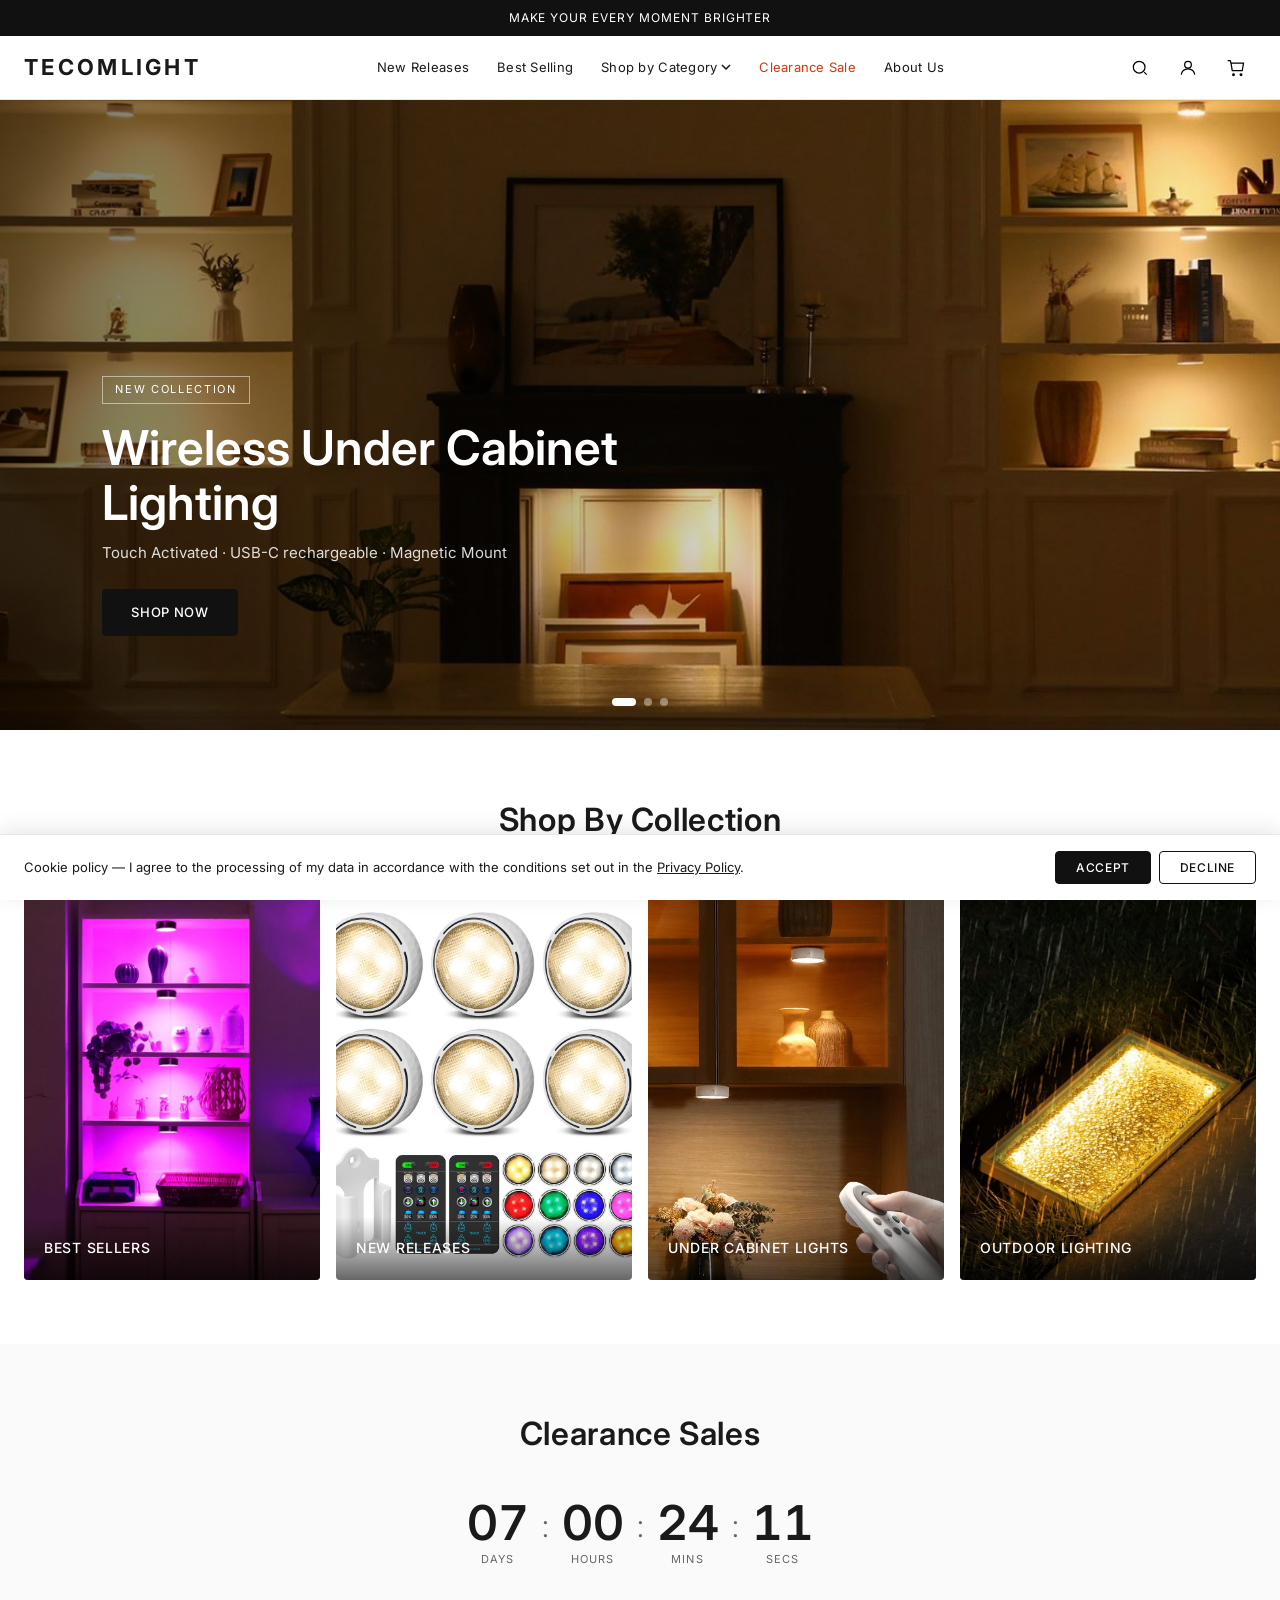
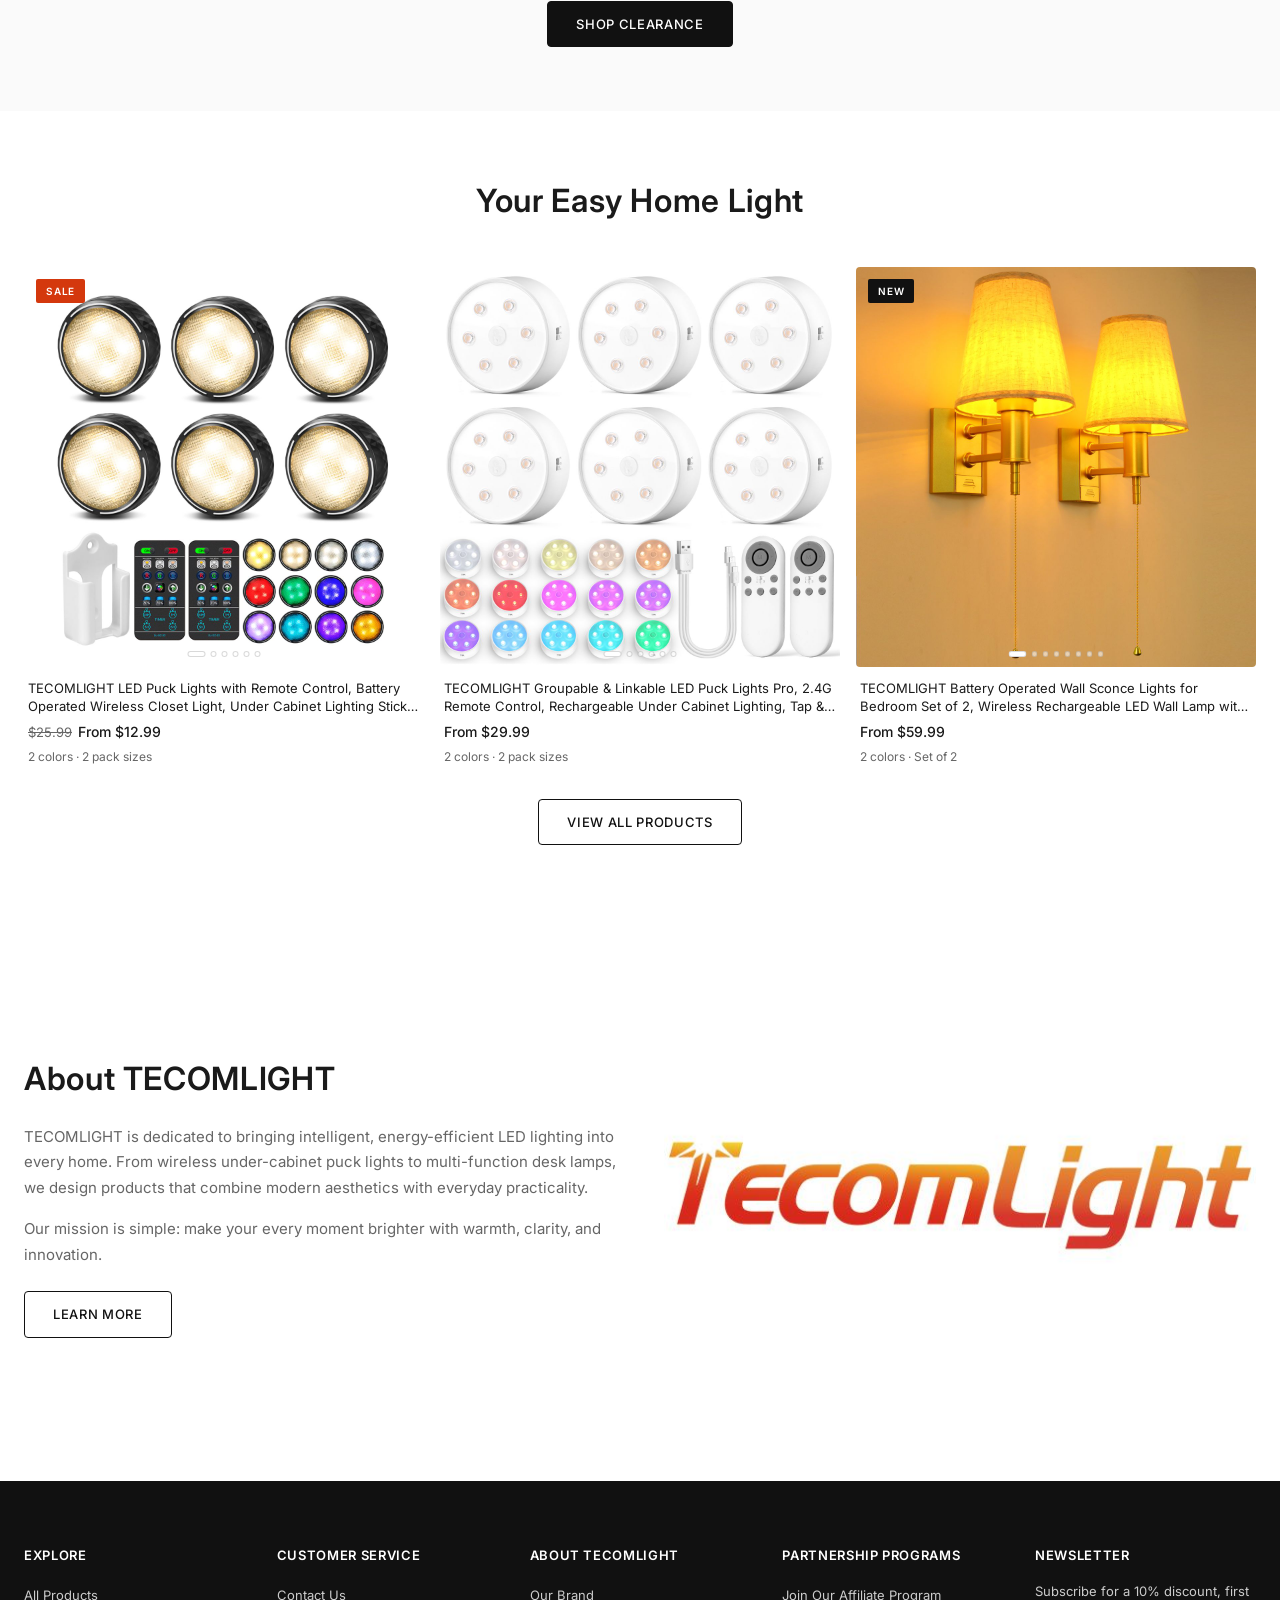
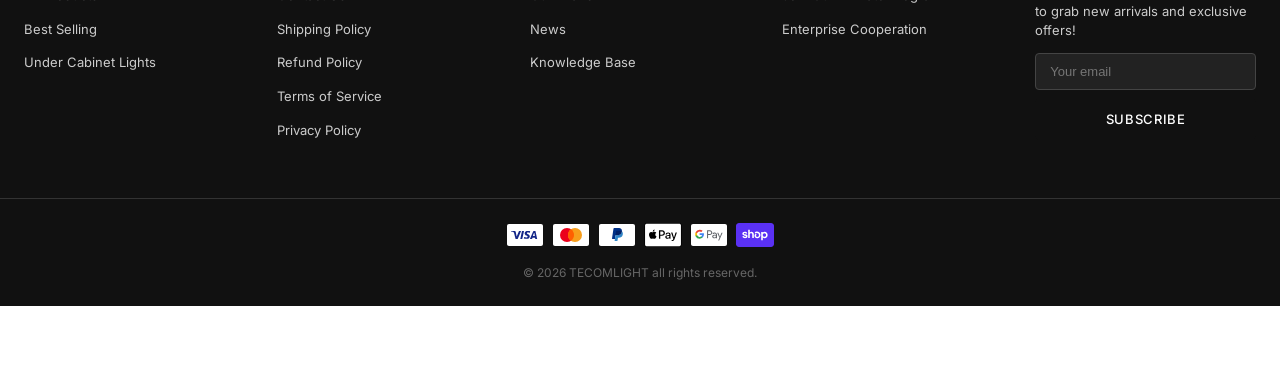
<file: index.html>
﻿<!DOCTYPE html>
<html lang="en">
<head>
  <meta charset="UTF-8">
  <meta name="viewport" content="width=device-width, initial-scale=1.0">
  <link rel="icon" href="images/favicon.png" type="image/png">
  <link rel="icon" href="favicon.ico" sizes="any">
  <link rel="apple-touch-icon" href="apple-touch-icon.png">
  <title>TECOMLIGHT® | LED Under Cabinet Lighting | Shop LED Desk Lamp</title>
  <meta name="description" content="TECOMLIGHT — Make Your Every Moment Brighter. Premium LED under cabinet lights, wall sconces, desk lamps and smart lighting solutions.">
  <link rel="preconnect" href="https://fonts.googleapis.com">
  <link rel="preconnect" href="https://fonts.gstatic.com" crossorigin>
  <link href="https://fonts.googleapis.com/css2?family=Inter:wght@300;400;500;600;700&display=swap" rel="stylesheet">
  <link rel="stylesheet" href="css/style.css">
  <link rel="preload" as="image" href="images/images-home-1.jpg" fetchpriority="high">
</head>
<body data-page="home">

  <div class="announcement-bar">
    <p>Make Your Every Moment Brighter</p>
  </div>

  <header class="header" id="header">
    <div class="header-inner">
      <button class="menu-toggle" id="menuToggle" aria-label="Open menu">
        <span></span><span></span><span></span>
      </button>

      <a href="index.html" class="logo">TECOMLIGHT</a>
      <nav class="nav-desktop">
        <ul class="nav-list">
          <li><a href="new-releases.html" data-nav="new-releases">New Releases</a></li>
          <li><a href="best-selling.html" data-nav="best-selling">Best Selling</a></li>
          <li class="has-dropdown">
            <a href="under-cabinet.html">Shop by Category <svg width="10" height="6" viewBox="0 0 10 6"><path d="M1 1l4 4 4-4" stroke="currentColor" fill="none" stroke-width="1.5"/></svg></a>
            <ul class="dropdown">
              <li><a href="under-cabinet.html" data-nav="under-cabinet">Under Cabinet Lights</a></li>
              <li><a href="wall-lights.html" data-nav="wall-lights">Wall Lights</a></li>
              <li><a href="picture-lights.html" data-nav="picture-lights">Picture &amp; Display Lights</a></li>
              <li><a href="outdoor.html" data-nav="outdoor">Outdoor Lighting</a></li>
            </ul>
          </li>
          <li><a href="clearance.html" data-nav="clearance" class="nav-sale">Clearance Sale</a></li>
          <li><a href="about.html" data-nav="about">About Us</a></li>
        </ul>
      </nav>

      <div class="header-actions">
        <button class="icon-btn" id="searchBtn" aria-label="Search">
          <svg width="20" height="20" viewBox="0 0 24 24" fill="none" stroke="currentColor" stroke-width="1.5"><circle cx="11" cy="11" r="7"/><path d="M20 20l-3-3"/></svg>
        </button>
        <button class="icon-btn" id="accountBtn" aria-label="Account">
          <svg width="20" height="20" viewBox="0 0 24 24" fill="none" stroke="currentColor" stroke-width="1.5"><circle cx="12" cy="8" r="4"/><path d="M4 20c0-4 3.6-7 8-7s8 3 8 7"/></svg>
        </button>
        <button class="icon-btn cart-btn" id="cartBtn" aria-label="Cart">
          <svg width="20" height="20" viewBox="0 0 24 24" fill="none" stroke="currentColor" stroke-width="1.5"><path d="M6 6h15l-1.5 9H7.5L6 6z"/><circle cx="9" cy="20" r="1"/><circle cx="18" cy="20" r="1"/><path d="M6 6L5 3H2"/></svg>
          <span class="cart-count" id="cartCount">0</span>
        </button>
      </div>
    </div>
  </header>

  <div class="mobile-nav" id="mobileNav">
    <div class="mobile-nav-header">
      <span class="logo">TECOMLIGHT</span>
      <button class="close-btn" id="closeMobileNav" aria-label="Close menu">&times;</button>
    </div>
    <ul class="mobile-nav-list">
      <li><a href="new-releases.html">New Releases</a></li>
      <li><a href="best-selling.html">Best Selling</a></li>
      <li>
        <button class="mobile-accordion" data-target="catMenu">Shop by Category <svg width="10" height="6" viewBox="0 0 10 6"><path d="M1 1l4 4 4-4" stroke="currentColor" fill="none" stroke-width="1.5"/></svg></button>
        <ul class="mobile-submenu" id="catMenu">
          <li><a href="under-cabinet.html">Under Cabinet Lights</a></li>
          <li><a href="wall-lights.html">Wall Lights</a></li>
          <li><a href="picture-lights.html">Picture &amp; Display Lights</a></li>
          <li><a href="outdoor.html">Outdoor Lighting</a></li>
        </ul>
      </li>
      <li><a href="clearance.html" class="nav-sale">Clearance Sale</a></li>
      <li><a href="about.html">About Us</a></li>
    </ul>
  </div>
  <div class="overlay" id="overlay"></div>

  <section class="hero" id="hero">
    <div class="hero-slider" id="heroSlider">
      <div class="hero-slide active">
        <img class="hero-slide-img" src="images/images-home-1.jpg" alt="" aria-hidden="true" fetchpriority="high" decoding="async">
        <div class="hero-content">
          <span class="hero-tag">New Collection</span>
          <h1>Wireless Under Cabinet Lighting</h1>
          <p>Touch Activated · USB-C rechargeable · Magnetic Mount</p>
          <a href="under-cabinet.html" class="btn btn-primary">Shop Now</a>
        </div>
      </div>
      <div class="hero-slide">
        <img class="hero-slide-img" data-src="images/images-home-2.jpg" alt="" aria-hidden="true" decoding="async">
        <div class="hero-content">
          <span class="hero-tag">Best Seller</span>
          <h1>Cordless Wall Sconces</h1>
          <p>Detachable Battery · Touch &amp; remote control · 3 color temps</p>
          <a href="wall-lights.html" class="btn btn-primary">Explore</a>
        </div>
      </div>
      <div class="hero-slide">
        <img class="hero-slide-img" data-src="images/images-t036-wh6-1.jpg" alt="" aria-hidden="true" decoding="async">
        <div class="hero-content">
          <span class="hero-tag">Desk Essentials</span>
          <h1>Minimal LED Desk Lamps</h1>
          <p>Wireless charging · Bluetooth speaker · Warm ambient glow</p>
          <a href="best-selling.html" class="btn btn-primary">Discover</a>
        </div>
      </div>
    </div>
    <div class="hero-dots" id="heroDots"></div>
    <button class="hero-arrow hero-prev" id="heroPrev" aria-label="Previous slide">
      <svg width="20" height="20" viewBox="0 0 24 24" fill="none" stroke="currentColor" stroke-width="2"><path d="M15 18l-6-6 6-6"/></svg>
    </button>
    <button class="hero-arrow hero-next" id="heroNext" aria-label="Next slide">
      <svg width="20" height="20" viewBox="0 0 24 24" fill="none" stroke="currentColor" stroke-width="2"><path d="M9 18l6-6-6-6"/></svg>
    </button>
  </section>

  <section class="section collections" id="collections">
    <div class="container">
      <h2 class="section-title">Shop By Collection</h2>
      <div class="collection-grid">
        <a href="best-selling.html" class="collection-card">
          <img src="images/best%20sellers.jpg" alt="Best Sellers" loading="lazy" decoding="async">
          <span>Best Sellers</span>
        </a>
        <a href="new-releases.html" class="collection-card">
          <img src="images/images-wh6-1.jpg" alt="New Releases" loading="lazy" decoding="async">
          <span>New Releases</span>
        </a>
        <a href="under-cabinet.html" class="collection-card">
          <img src="images/Under%20Cabinet%20Lights.jpg" alt="Under Cabinet Lights" loading="lazy" decoding="async">
          <span>Under Cabinet Lights</span>
        </a>
        <a href="outdoor.html" class="collection-card">
          <img src="images/outdoor%20lighting.jpg" alt="Outdoor Lighting" loading="lazy" decoding="async">
          <span>Outdoor Lighting</span>
        </a>
      </div>
    </div>
  </section>

  <section class="section clearance" id="clearance">
    <div class="container">
      <h2 class="section-title">Clearance Sales</h2>
      <div class="countdown" id="countdown">
        <div class="countdown-item"><span class="countdown-value" id="cdDays">00</span><span class="countdown-label">Days</span></div>
        <span class="countdown-sep">:</span>
        <div class="countdown-item"><span class="countdown-value" id="cdHours">00</span><span class="countdown-label">Hours</span></div>
        <span class="countdown-sep">:</span>
        <div class="countdown-item"><span class="countdown-value" id="cdMins">00</span><span class="countdown-label">Mins</span></div>
        <span class="countdown-sep">:</span>
        <div class="countdown-item"><span class="countdown-value" id="cdSecs">00</span><span class="countdown-label">Secs</span></div>
      </div>
      <p class="clearance-cta"><a href="clearance.html" class="btn btn-primary">Shop Clearance</a></p>
    </div>
  </section>

  <section class="section products" id="best-selling">
    <div class="container">
      <h2 class="section-title">Your Easy Home Light</h2>
      <div class="product-grid" id="productGrid"></div>
      <p class="section-cta"><a href="all-products.html" class="btn btn-outline">View All Products</a></p>
    </div>
  </section>

  <section class="section about" id="about">
    <div class="container about-grid">
      <div class="about-text">
        <h2 class="section-title">About TECOMLIGHT</h2>
        <p>TECOMLIGHT is dedicated to bringing intelligent, energy-efficient LED lighting into every home. From wireless under-cabinet puck lights to multi-function desk lamps, we design products that combine modern aesthetics with everyday practicality.</p>
        <p>Our mission is simple: make your every moment brighter with warmth, clarity, and innovation.</p>
        <a href="about.html" class="btn btn-outline">Learn More</a>
      </div>
      <div class="about-image">
        <img src="images/tecomlight.jpg" alt="TECOMLIGHT lighting in a modern kitchen" loading="lazy" decoding="async">
      </div>
    </div>
  </section>

  <footer class="footer">
    <div class="container footer-grid">
      <div class="footer-col">
        <h4>Explore</h4>
        <ul>
          <li><a href="all-products.html">All Products</a></li>
          <li><a href="best-selling.html">Best Selling</a></li>
          <li><a href="under-cabinet.html">Under Cabinet Lights</a></li>
        </ul>
      </div>
      <div class="footer-col">
        <h4>Customer Service</h4>
        <ul>
          <li><a href="contact.html">Contact Us</a></li>
          <li><a href="#">Shipping Policy</a></li>
          <li><a href="#">Refund Policy</a></li>
          <li><a href="#">Terms of Service</a></li>
          <li><a href="privacy-policy.html">Privacy Policy</a></li>
        </ul>
      </div>
      <div class="footer-col">
        <h4>About TECOMLIGHT</h4>
        <ul>
          <li><a href="about.html">Our Brand</a></li>
          <li><a href="#">News</a></li>
          <li><a href="#">Knowledge Base</a></li>
        </ul>
      </div>
      <div class="footer-col">
        <h4>Partnership Programs</h4>
        <ul>
          <li><a href="#">Join Our Affiliate Program</a></li>
          <li><a href="#">Enterprise Cooperation</a></li>
        </ul>
      </div>
      <div class="footer-col footer-newsletter">
        <h4>Newsletter</h4>
        <p>Subscribe for a 10% discount, first to grab new arrivals and exclusive offers!</p>
        <form class="newsletter-form" id="newsletterForm">
          <input type="email" placeholder="Your email" required aria-label="Email address">
          <button type="submit" class="btn btn-primary">Subscribe</button>
        </form>
      </div>
    </div>
    <div class="footer-bottom">
      <div class="container footer-bottom-inner">
        <div class="payment-icons">
          <span class="pay-icon">Visa</span>
          <span class="pay-icon">Mastercard</span>
          <span class="pay-icon">PayPal</span>
          <span class="pay-icon">Apple Pay</span>
          <span class="pay-icon">Google Pay</span>
          <span class="pay-icon">Shop Pay</span>
        </div>
        <p class="copyright">&copy; 2026 TECOMLIGHT all rights reserved.</p>
      </div>
    </div>
  </footer>

  <nav class="mobile-bottom-bar">
    <a href="index.html" class="mb-item active">
      <svg width="20" height="20" viewBox="0 0 24 24" fill="none" stroke="currentColor" stroke-width="1.5"><rect x="3" y="3" width="7" height="7"/><rect x="14" y="3" width="7" height="7"/><rect x="3" y="14" width="7" height="7"/><rect x="14" y="14" width="7" height="7"/></svg>
      <span>Home</span>
    </a>
    <a href="best-selling.html" class="mb-item">
      <svg width="20" height="20" viewBox="0 0 24 24" fill="none" stroke="currentColor" stroke-width="1.5"><path d="M4 19.5A2.5 2.5 0 016.5 17H20"/><path d="M6.5 2H20v20H6.5A2.5 2.5 0 014 19.5v-15A2.5 2.5 0 016.5 2z"/></svg>
      <span>Shop</span>
    </a>
    <button class="mb-item" id="mbSearch">
      <svg width="20" height="20" viewBox="0 0 24 24" fill="none" stroke="currentColor" stroke-width="1.5"><circle cx="11" cy="11" r="7"/><path d="M20 20l-3-3"/></svg>
      <span>Search</span>
    </button>
    <button class="mb-item cart-btn" id="mbCart">
      <svg width="20" height="20" viewBox="0 0 24 24" fill="none" stroke="currentColor" stroke-width="1.5"><path d="M6 6h15l-1.5 9H7.5L6 6z"/><circle cx="9" cy="20" r="1"/><circle cx="18" cy="20" r="1"/></svg>
      <span>Cart</span>
      <span class="cart-count mb-cart-count" id="mbCartCount">0</span>
    </button>
  </nav>

  <aside class="cart-drawer" id="cartDrawer">
    <div class="cart-header">
      <h3>Cart</h3>
      <button class="close-btn" id="closeCart" aria-label="Close cart">&times;</button>
    </div>
    <div class="cart-body" id="cartBody">
      <div class="cart-empty" id="cartEmpty">
        <p>Your cart is empty</p>
        <a href="best-selling.html" class="btn btn-primary" id="startShopping">Start shopping</a>
      </div>
      <ul class="cart-items" id="cartItems"></ul>
    </div>
    <div class="cart-footer" id="cartFooter" hidden>
      <div class="cart-total"><span>Subtotal</span><span id="cartTotal">$0.00</span></div>
      <button class="btn btn-primary btn-full">Checkout</button>
    </div>
  </aside>

  <div class="search-modal" id="searchModal">
    <div class="search-modal-inner">
      <button class="close-btn search-close" id="closeSearch" aria-label="Close search">&times;</button>
      <input type="text" class="search-input" id="searchInput" placeholder="Search products..." autocomplete="off">
      <div class="search-results" id="searchResults"></div>
    </div>
  </div>

  <div class="quick-view-modal" id="quickViewModal">
    <div class="quick-view-inner" id="quickViewContent"></div>
  </div>

  <div class="cookie-banner" id="cookieBanner">
    <div class="cookie-inner">
      <p>Cookie policy — I agree to the processing of my data in accordance with the conditions set out in the <a href="privacy-policy.html">Privacy Policy</a>.</p>
      <div class="cookie-actions">
        <button class="btn btn-primary btn-sm" id="cookieAccept">Accept</button>
        <button class="btn btn-outline btn-sm" id="cookieDecline">Decline</button>
      </div>
    </div>
  </div>

  <script src="js/data.js"></script>
  <script src="js/common.js"></script>
  <script src="js/home.js"></script>
</body>
</html>
</file>
<file: css/style.css>
/* ===== Reset & Variables ===== */
*, *::before, *::after { box-sizing: border-box; margin: 0; padding: 0; }

:root {
  --color-bg: #ffffff;
  --color-text: #1a1a1a;
  --color-text-muted: #666666;
  --color-border: #e8e8e8;
  --color-accent: #c8a45c;
  --color-accent-hover: #b08f4a;
  --color-sale: #d4380d;
  --color-dark: #111111;
  --font: 'Inter', -apple-system, BlinkMacSystemFont, sans-serif;
  --header-h: 64px;
  --announce-h: 36px;
  --transition: 0.3s ease;
  --shadow: 0 2px 20px rgba(0,0,0,0.08);
  --radius: 4px;
}

html { scroll-behavior: smooth; }

body {
  font-family: var(--font);
  color: var(--color-text);
  background: var(--color-bg);
  line-height: 1.6;
  -webkit-font-smoothing: antialiased;
  padding-bottom: 60px;
}

img { display: block; max-width: 100%; height: auto; }
a { color: inherit; text-decoration: none; }
button { font-family: inherit; cursor: pointer; border: none; background: none; }
ul { list-style: none; }

.container {
  max-width: 1280px;
  margin: 0 auto;
  padding: 0 24px;
}

/* ===== Buttons ===== */
.btn {
  display: inline-flex;
  align-items: center;
  justify-content: center;
  padding: 12px 28px;
  font-size: 13px;
  font-weight: 500;
  letter-spacing: 0.05em;
  text-transform: uppercase;
  border-radius: var(--radius);
  transition: all var(--transition);
  white-space: nowrap;
}

.btn-primary {
  background: var(--color-dark);
  color: #fff;
  border: 1px solid var(--color-dark);
}

.btn-primary:hover {
  background: #333;
  border-color: #333;
}

.btn-outline {
  background: transparent;
  color: var(--color-dark);
  border: 1px solid var(--color-dark);
}

.btn-outline:hover {
  background: var(--color-dark);
  color: #fff;
}

.btn-sm { padding: 8px 20px; font-size: 12px; }
.btn-full { width: 100%; }

/* ===== Announcement Bar ===== */
.announcement-bar {
  background: var(--color-dark);
  color: #fff;
  text-align: center;
  padding: 8px 16px;
  font-size: 12px;
  letter-spacing: 0.08em;
  text-transform: uppercase;
  height: var(--announce-h);
  display: flex;
  align-items: center;
  justify-content: center;
}

/* ===== Header ===== */
.header {
  position: sticky;
  top: 0;
  z-index: 100;
  background: var(--color-bg);
  border-bottom: 1px solid var(--color-border);
  height: var(--header-h);
}

.header-inner {
  max-width: 1280px;
  margin: 0 auto;
  padding: 0 24px;
  height: 100%;
  display: grid;
  grid-template-columns: auto 1fr auto;
  align-items: center;
  gap: 32px;
}

.logo {
  font-size: 22px;
  font-weight: 700;
  letter-spacing: 0.15em;
  text-align: left;
  justify-self: start;
  grid-column: 1;
  white-space: nowrap;
}

.nav-desktop {
  justify-self: center;
  grid-column: 2;
}

.nav-list {
  display: flex;
  align-items: center;
  gap: 28px;
}

.nav-list a {
  font-size: 13px;
  font-weight: 400;
  letter-spacing: 0.02em;
  transition: color var(--transition);
  display: flex;
  align-items: center;
  gap: 4px;
}

.nav-list a:hover { color: var(--color-accent); }
.nav-list a.active { color: var(--color-accent); font-weight: 500; }
.nav-sale { color: var(--color-sale) !important; }
.nav-sale.active { color: var(--color-sale) !important; }

.has-dropdown { position: relative; }

.dropdown {
  position: absolute;
  top: 100%;
  left: 0;
  background: #fff;
  border: 1px solid var(--color-border);
  box-shadow: var(--shadow);
  min-width: 220px;
  padding: 12px 0;
  opacity: 0;
  visibility: hidden;
  transform: translateY(8px);
  transition: all var(--transition);
  z-index: 50;
}

.has-dropdown:hover .dropdown {
  opacity: 1;
  visibility: visible;
  transform: translateY(0);
}

.dropdown li a {
  display: block;
  padding: 8px 20px;
  font-size: 13px;
}

.dropdown li a:hover { background: #f9f9f9; }

.header-actions {
  display: flex;
  align-items: center;
  gap: 8px;
  justify-self: end;
  grid-column: 3;
}

.icon-btn {
  width: 40px;
  height: 40px;
  display: flex;
  align-items: center;
  justify-content: center;
  border-radius: 50%;
  transition: background var(--transition);
  position: relative;
}

.icon-btn:hover { background: #f5f5f5; }

.cart-count {
  position: absolute;
  top: 4px;
  right: 4px;
  background: var(--color-dark);
  color: #fff;
  font-size: 10px;
  width: 16px;
  height: 16px;
  border-radius: 50%;
  display: flex;
  align-items: center;
  justify-content: center;
  font-weight: 600;
}

.menu-toggle {
  display: none;
  flex-direction: column;
  gap: 5px;
  padding: 8px;
  justify-self: start;
}

.menu-toggle span {
  display: block;
  width: 20px;
  height: 1.5px;
  background: var(--color-text);
  transition: all var(--transition);
}

/* ===== Page Hero (subpages) ===== */
.page-hero {
  position: relative;
  min-height: 280px;
  display: flex;
  align-items: flex-end;
  justify-content: flex-start;
  background-image: var(--bg);
  background-position: center;
  background-size: cover;
  background-repeat: no-repeat;
  padding: 48px 0;
}

.page-hero::before {
  content: '';
  position: absolute;
  inset: 0;
  background: linear-gradient(to top, rgba(0,0,0,0.65) 0%, rgba(0,0,0,0.25) 100%);
}

.page-hero > .container {
  width: 100%;
}

.page-hero-content {
  position: relative;
  z-index: 1;
  color: #fff;
  text-align: left;
  width: 100%;
}

.breadcrumb {
  display: flex;
  align-items: center;
  justify-content: flex-start;
  gap: 8px;
  font-size: 13px;
  margin-bottom: 16px;
  opacity: 0.85;
}

.breadcrumb a:hover { text-decoration: underline; }

.page-hero-content h1 {
  font-size: clamp(28px, 4vw, 42px);
  font-weight: 600;
  margin-bottom: 8px;
  text-align: left;
}

.page-hero-content p {
  font-size: 15px;
  opacity: 0.9;
  max-width: 520px;
  text-align: left;
  margin-left: 0;
  margin-right: auto;
}

.page-hero-sale .page-hero-content h1 { color: #fff; }

/* ===== Product badges & pricing ===== */
.product-badge {
  position: absolute;
  top: 12px;
  left: 12px;
  z-index: 2;
  font-size: 10px;
  font-weight: 600;
  letter-spacing: 0.08em;
  text-transform: uppercase;
  padding: 4px 10px;
  border-radius: 2px;
  color: #fff;
}

.product-badge.sale { background: var(--color-sale); }
.product-badge.new { background: var(--color-dark); }

.product-price-original {
  text-decoration: line-through;
  color: var(--color-text-muted);
  font-weight: 400;
  margin-right: 6px;
  font-size: 13px;
}

.empty-message {
  grid-column: 1 / -1;
  text-align: center;
  color: var(--color-text-muted);
  padding: 48px 0;
}

.section-cta, .clearance-cta {
  text-align: center;
  margin-top: 32px;
}

/* ===== About values ===== */
.about-values { background: #fafafa; }

.values-grid {
  display: grid;
  grid-template-columns: repeat(4, 1fr);
  gap: 24px;
}

.value-card {
  background: #fff;
  padding: 28px 24px;
  border-radius: var(--radius);
  box-shadow: var(--shadow);
  text-align: center;
}

.value-card h3 {
  font-size: 16px;
  font-weight: 600;
  margin-bottom: 10px;
}

.value-card p {
  font-size: 13px;
  color: var(--color-text-muted);
  line-height: 1.6;
}

.mb-item.active { color: var(--color-dark); font-weight: 500; }

/* ===== Legal pages ===== */
.legal-page { padding-top: 48px; padding-bottom: 80px; }

.legal-content {
  max-width: 760px;
  margin: 0 auto;
}

.legal-updated {
  font-size: 13px;
  color: var(--color-text-muted);
  margin-bottom: 24px;
  letter-spacing: 0.02em;
}

.legal-intro {
  font-size: 15px;
  line-height: 1.8;
  color: var(--color-text-muted);
  margin-bottom: 40px;
}

.legal-section {
  margin-bottom: 36px;
}

.legal-section h2 {
  font-size: 18px;
  font-weight: 600;
  margin-bottom: 12px;
  color: var(--color-text);
}

.legal-section p {
  font-size: 14px;
  line-height: 1.8;
  color: var(--color-text-muted);
  margin-bottom: 12px;
}

.legal-section ul {
  list-style: disc;
  padding-left: 24px;
  margin-bottom: 12px;
}

.legal-section li {
  font-size: 14px;
  line-height: 1.8;
  color: var(--color-text-muted);
  margin-bottom: 8px;
}

.legal-section a {
  color: var(--color-accent);
  text-decoration: underline;
}

.legal-section a:hover { color: var(--color-accent-hover); }

.legal-contact { list-style: none; padding-left: 0; }

.legal-contact li { margin-bottom: 6px; }

/* ===== Contact page ===== */
.contact-page { padding-top: 56px; padding-bottom: 24px; }

.contact-intro {
  max-width: 640px;
  margin: 0 auto 48px;
  text-align: center;
  font-size: 15px;
  line-height: 1.8;
  color: var(--color-text-muted);
}

.contact-grid {
  display: grid;
  grid-template-columns: repeat(2, 1fr);
  gap: 24px;
}

.contact-card {
  background: #fff;
  border: 1px solid var(--color-border);
  border-radius: var(--radius);
  padding: 32px 28px;
}

.contact-card h2 {
  font-size: 18px;
  font-weight: 600;
  margin-bottom: 12px;
}

.contact-card p {
  font-size: 14px;
  line-height: 1.7;
  color: var(--color-text-muted);
  margin-bottom: 16px;
}

.contact-email {
  font-size: 15px;
  font-weight: 500;
  color: var(--color-dark);
  text-decoration: underline;
  text-underline-offset: 3px;
}

.contact-email:hover { color: var(--color-accent); }

.contact-card-featured {
  grid-column: 1 / -1;
  display: grid;
  grid-template-columns: 1fr 1fr;
  padding: 0;
  overflow: hidden;
}

.contact-card-featured .contact-card-img {
  min-height: 280px;
  background: #f5f5f5;
}

.contact-card-featured .contact-card-img img {
  width: 100%;
  height: 100%;
  object-fit: cover;
}

.contact-card-featured .contact-card-body {
  padding: 40px 36px;
  display: flex;
  flex-direction: column;
  justify-content: center;
}

.contact-tagline {
  font-size: 12px;
  letter-spacing: 0.12em;
  text-transform: uppercase;
  color: var(--color-accent);
  margin-bottom: 12px !important;
}

.contact-faq {
  background: #fafafa;
  padding-top: 64px;
  padding-bottom: 80px;
}

.contact-faq-sub {
  text-align: center;
  font-size: 14px;
  color: var(--color-text-muted);
  margin: -8px 0 36px;
}

.faq-list {
  max-width: 760px;
  margin: 0 auto;
}

.faq-item {
  background: #fff;
  border: 1px solid var(--color-border);
  border-radius: var(--radius);
  margin-bottom: 12px;
  overflow: hidden;
}

.faq-item summary {
  padding: 18px 24px;
  font-size: 15px;
  font-weight: 500;
  cursor: pointer;
  list-style: none;
  display: flex;
  align-items: center;
  justify-content: space-between;
  gap: 16px;
}

.faq-item summary::-webkit-details-marker { display: none; }

.faq-item summary::after {
  content: '+';
  font-size: 20px;
  font-weight: 300;
  color: var(--color-text-muted);
  flex-shrink: 0;
}

.faq-item[open] summary::after { content: '−'; }

.faq-item p {
  padding: 0 24px 20px;
  font-size: 14px;
  line-height: 1.8;
  color: var(--color-text-muted);
}

.faq-item p a {
  color: var(--color-accent);
  text-decoration: underline;
}

/* ===== Hero ===== */
.hero {
  position: relative;
  height: 70vh;
  min-height: 480px;
  max-height: 700px;
  overflow: hidden;
}

.hero-slider { height: 100%; position: relative; }

.hero-slide {
  position: absolute;
  inset: 0;
  opacity: 0;
  transition: opacity 0.8s ease;
}

.hero-slide-img {
  position: absolute;
  inset: 0;
  width: 100%;
  max-width: none;
  height: 100%;
  object-fit: cover;
  object-position: center;
  z-index: 0;
}

.hero-slide::before {
  content: '';
  position: absolute;
  inset: 0;
  z-index: 1;
  background: linear-gradient(to right, rgba(0,0,0,0.55) 0%, rgba(0,0,0,0.15) 60%, transparent 100%);
}

.hero-slide.active { opacity: 1; z-index: 1; }

.hero-content {
  position: absolute;
  bottom: 15%;
  left: 8%;
  max-width: 520px;
  color: #fff;
  z-index: 2;
}

.hero-tag {
  display: inline-block;
  font-size: 11px;
  letter-spacing: 0.15em;
  text-transform: uppercase;
  border: 1px solid rgba(255,255,255,0.5);
  padding: 4px 12px;
  margin-bottom: 16px;
}

.hero-content h1 {
  font-size: clamp(28px, 4vw, 48px);
  font-weight: 600;
  line-height: 1.15;
  margin-bottom: 12px;
}

.hero-content p {
  font-size: 15px;
  opacity: 0.85;
  margin-bottom: 24px;
  line-height: 1.5;
}

.hero-dots {
  position: absolute;
  bottom: 24px;
  left: 50%;
  transform: translateX(-50%);
  display: flex;
  gap: 8px;
  z-index: 3;
}

.hero-dot {
  width: 8px;
  height: 8px;
  border-radius: 50%;
  background: rgba(255,255,255,0.4);
  cursor: pointer;
  transition: all var(--transition);
  border: none;
}

.hero-dot.active {
  background: #fff;
  width: 24px;
  border-radius: 4px;
}

.hero-arrow {
  position: absolute;
  top: 50%;
  transform: translateY(-50%);
  z-index: 3;
  width: 44px;
  height: 44px;
  background: rgba(255,255,255,0.9);
  border-radius: 50%;
  display: flex;
  align-items: center;
  justify-content: center;
  transition: all var(--transition);
  opacity: 0;
}

.hero:hover .hero-arrow { opacity: 1; }
.hero-arrow:hover { background: #fff; box-shadow: var(--shadow); }
.hero-prev { left: 20px; }
.hero-next { right: 20px; }

/* ===== Sections ===== */
.section { padding: 64px 0; }
.section-title {
  font-size: clamp(22px, 3vw, 32px);
  font-weight: 600;
  text-align: center;
  margin-bottom: 40px;
  letter-spacing: 0.02em;
}

/* ===== Collections ===== */
.collection-grid {
  display: grid;
  grid-template-columns: repeat(4, 1fr);
  gap: 16px;
}

.collection-card {
  position: relative;
  overflow: hidden;
  border-radius: var(--radius);
  aspect-ratio: 3/4;
}

.collection-card img {
  width: 100%;
  height: 100%;
  object-fit: cover;
  transition: transform 0.6s ease;
}

.collection-card:hover img { transform: scale(1.05); }

.collection-card span {
  position: absolute;
  bottom: 0;
  left: 0;
  right: 0;
  padding: 20px;
  background: linear-gradient(transparent, rgba(0,0,0,0.6));
  color: #fff;
  font-size: 14px;
  font-weight: 500;
  letter-spacing: 0.05em;
  text-transform: uppercase;
}

/* ===== Countdown ===== */
.clearance { background: #fafafa; }

.countdown {
  display: flex;
  align-items: center;
  justify-content: center;
  gap: 8px;
}

.countdown-item {
  text-align: center;
  min-width: 72px;
}

.countdown-value {
  display: block;
  font-size: clamp(32px, 5vw, 48px);
  font-weight: 600;
  line-height: 1;
  font-variant-numeric: tabular-nums;
}

.countdown-label {
  display: block;
  font-size: 11px;
  text-transform: uppercase;
  letter-spacing: 0.1em;
  color: var(--color-text-muted);
  margin-top: 4px;
}

.countdown-sep {
  font-size: 32px;
  font-weight: 300;
  color: var(--color-text-muted);
  margin-top: -16px;
}

/* ===== Products ===== */
.product-grid {
  display: grid;
  grid-template-columns: repeat(3, 1fr);
  gap: 24px 16px;
}

.product-card {
  position: relative;
}

.product-image-wrap {
  position: relative;
  overflow: hidden;
  border-radius: var(--radius);
  background: #f5f5f5;
  aspect-ratio: 1;
}

.product-image-wrap img {
  width: 100%;
  height: 100%;
  object-fit: cover;
  transition: transform 0.5s ease;
}

.product-card:hover .product-image-wrap img { transform: scale(1.04); }

.product-gallery .pg-main { display: block; }

.pg-arrow {
  position: absolute;
  top: 50%;
  transform: translateY(-50%);
  z-index: 3;
  width: 32px;
  height: 32px;
  background: rgba(255,255,255,0.92);
  border-radius: 50%;
  font-size: 22px;
  line-height: 1;
  color: var(--color-text);
  box-shadow: var(--shadow);
  opacity: 0;
  transition: opacity var(--transition);
  display: flex;
  align-items: center;
  justify-content: center;
}

.product-gallery:hover .pg-arrow { opacity: 1; }
.pg-prev { left: 8px; }
.pg-next { right: 8px; }
.pg-arrow:hover { background: #fff; }

.pg-dots {
  position: absolute;
  bottom: 10px;
  left: 50%;
  transform: translateX(-50%);
  display: flex;
  gap: 5px;
  z-index: 3;
}

.pg-dot {
  width: 6px;
  height: 6px;
  border-radius: 50%;
  background: rgba(255,255,255,0.55);
  border: 1px solid rgba(0,0,0,0.15);
  padding: 0;
  transition: all var(--transition);
}

.pg-dot.active {
  background: #fff;
  width: 18px;
  border-radius: 3px;
}

.product-gallery .product-actions { z-index: 4; }
.product-gallery .product-badge { z-index: 4; }

.product-actions {
  position: absolute;
  bottom: 12px;
  left: 50%;
  transform: translateX(-50%) translateY(10px);
  opacity: 0;
  transition: all var(--transition);
  display: flex;
  gap: 8px;
}

.product-card:hover .product-actions {
  opacity: 1;
  transform: translateX(-50%) translateY(0);
}

.product-action-btn {
  background: #fff;
  padding: 8px 16px;
  font-size: 11px;
  letter-spacing: 0.05em;
  text-transform: uppercase;
  border-radius: var(--radius);
  box-shadow: var(--shadow);
  transition: background var(--transition);
}

.product-action-btn:hover { background: var(--color-dark); color: #fff; }

.product-info { padding: 12px 4px 0; }

.product-title {
  font-size: 13px;
  font-weight: 400;
  line-height: 1.4;
  margin-bottom: 6px;
  display: -webkit-box;
  -webkit-line-clamp: 2;
  -webkit-box-orient: vertical;
  overflow: hidden;
}

.product-price {
  font-size: 14px;
  font-weight: 500;
}

.product-colors {
  font-size: 12px;
  color: var(--color-text-muted);
  margin-top: 4px;
}

/* ===== Showcase ===== */
.showcase-wrapper { position: relative; }

.showcase-slider {
  display: flex;
  gap: 16px;
  overflow-x: auto;
  scroll-snap-type: x mandatory;
  scrollbar-width: none;
  -ms-overflow-style: none;
  padding-bottom: 8px;
}

.showcase-slider::-webkit-scrollbar { display: none; }

.showcase-item {
  flex: 0 0 calc(33.333% - 11px);
  scroll-snap-align: start;
  text-align: center;
}

.showcase-item .product-image-wrap { margin-bottom: 12px; }

.showcase-item .product-title { font-size: 14px; margin-bottom: 4px; }

.showcase-dots {
  display: flex;
  justify-content: center;
  gap: 6px;
  margin-top: 20px;
}

.showcase-dot {
  width: 6px;
  height: 6px;
  border-radius: 50%;
  background: var(--color-border);
  cursor: pointer;
  border: none;
  transition: all var(--transition);
}

.showcase-dot.active { background: var(--color-dark); width: 20px; border-radius: 3px; }

/* ===== Social ===== */
.social { background: #fafafa; overflow: hidden; }

.social-slider {
  display: flex;
  gap: 20px;
  transition: transform 0.5s ease;
}

.social-card {
  flex: 0 0 calc(25% - 15px);
  background: #fff;
  border-radius: var(--radius);
  overflow: hidden;
  box-shadow: var(--shadow);
}

.social-card-img {
  aspect-ratio: 1;
  overflow: hidden;
}

.social-card-img img {
  width: 100%;
  height: 100%;
  object-fit: cover;
}

.social-card-body { padding: 16px; }

.social-card-body h4 {
  font-size: 13px;
  font-weight: 600;
  margin-bottom: 8px;
}

.social-card-body p {
  font-size: 12px;
  color: var(--color-text-muted);
  line-height: 1.5;
  display: -webkit-box;
  -webkit-line-clamp: 4;
  -webkit-box-orient: vertical;
  overflow: hidden;
}

.social-nav {
  display: flex;
  justify-content: center;
  gap: 12px;
  margin-top: 24px;
}

.social-arrow {
  width: 40px;
  height: 40px;
  border: 1px solid var(--color-border);
  border-radius: 50%;
  display: flex;
  align-items: center;
  justify-content: center;
  transition: all var(--transition);
}

.social-arrow:hover {
  background: var(--color-dark);
  color: #fff;
  border-color: var(--color-dark);
}

/* ===== About ===== */
.about-grid {
  display: grid;
  grid-template-columns: 1fr 1fr;
  gap: 48px;
  align-items: center;
}

.about-text .section-title { text-align: left; margin-bottom: 20px; }

.about-text p {
  color: var(--color-text-muted);
  margin-bottom: 16px;
  font-size: 15px;
  line-height: 1.7;
}

.about-text .btn { margin-top: 8px; }

.about-image {
  border-radius: var(--radius);
  overflow: hidden;
}

.about-image img { width: 100%; aspect-ratio: 4/3; object-fit: cover; }

/* ===== Footer ===== */
.footer {
  background: var(--color-dark);
  color: #ccc;
  padding-top: 64px;
}

.footer-grid {
  display: grid;
  grid-template-columns: repeat(5, 1fr);
  gap: 32px;
  padding-bottom: 48px;
}

.footer-col h4 {
  color: #fff;
  font-size: 13px;
  font-weight: 600;
  letter-spacing: 0.05em;
  text-transform: uppercase;
  margin-bottom: 16px;
}

.footer-col ul li { margin-bottom: 8px; }

.footer-col a {
  font-size: 13px;
  transition: color var(--transition);
}

.footer-col a:hover { color: #fff; }

.footer-newsletter p {
  font-size: 13px;
  margin-bottom: 12px;
  line-height: 1.5;
}

.newsletter-form {
  display: flex;
  flex-direction: column;
  gap: 8px;
}

.newsletter-form input {
  padding: 10px 14px;
  border: 1px solid #444;
  background: #222;
  color: #fff;
  border-radius: var(--radius);
  font-size: 13px;
  outline: none;
}

.newsletter-form input:focus { border-color: var(--color-accent); }

.footer-bottom {
  border-top: 1px solid #333;
  padding: 24px 0;
}

.footer-bottom-inner {
  display: flex;
  flex-direction: column;
  align-items: center;
  gap: 16px;
}

.payment-icons {
  display: flex;
  flex-wrap: wrap;
  gap: 8px;
  justify-content: center;
  align-items: center;
}

.pay-icon {
  display: inline-flex;
  align-items: center;
  justify-content: center;
  line-height: 0;
}

.pay-icon img {
  width: 38px;
  height: 24px;
  display: block;
  border-radius: 3px;
}

.copyright { font-size: 12px; color: #666; }

/* ===== Mobile Bottom Bar ===== */
.mobile-bottom-bar {
  display: none;
  position: fixed;
  bottom: 0;
  left: 0;
  right: 0;
  background: #fff;
  border-top: 1px solid var(--color-border);
  z-index: 90;
  padding: 6px 0;
}

.mb-item {
  flex: 1;
  display: flex;
  flex-direction: column;
  align-items: center;
  gap: 2px;
  font-size: 10px;
  color: var(--color-text-muted);
  padding: 4px;
  position: relative;
}

.mb-cart-count {
  position: absolute;
  top: 0;
  right: calc(50% - 18px);
}

/* ===== Mobile Nav ===== */
.mobile-nav {
  position: fixed;
  top: 0;
  left: 0;
  width: 300px;
  height: 100%;
  background: #fff;
  z-index: 200;
  transform: translateX(-100%);
  transition: transform var(--transition);
  overflow-y: auto;
}

.mobile-nav.open { transform: translateX(0); }

.mobile-nav-header {
  display: flex;
  align-items: center;
  justify-content: space-between;
  padding: 20px 24px;
  border-bottom: 1px solid var(--color-border);
}

.close-btn {
  font-size: 28px;
  line-height: 1;
  color: var(--color-text-muted);
  padding: 4px;
}

.mobile-nav-list { padding: 16px 0; }

.mobile-nav-list > li > a,
.mobile-accordion {
  display: flex;
  align-items: center;
  justify-content: space-between;
  padding: 14px 24px;
  font-size: 14px;
  width: 100%;
  text-align: left;
}

.mobile-submenu {
  display: none;
  background: #f9f9f9;
  padding: 4px 0;
}

.mobile-submenu.open { display: block; }

.mobile-submenu a {
  display: block;
  padding: 10px 24px 10px 40px;
  font-size: 13px;
  color: var(--color-text-muted);
}

.overlay {
  position: fixed;
  inset: 0;
  background: rgba(0,0,0,0.4);
  z-index: 150;
  opacity: 0;
  visibility: hidden;
  transition: all var(--transition);
}

.overlay.active { opacity: 1; visibility: visible; }

/* ===== Cart Drawer ===== */
.cart-drawer {
  position: fixed;
  top: 0;
  right: 0;
  width: 380px;
  max-width: 100%;
  height: 100%;
  background: #fff;
  z-index: 200;
  transform: translateX(100%);
  transition: transform var(--transition);
  display: flex;
  flex-direction: column;
}

.cart-drawer.open { transform: translateX(0); }

.cart-header {
  display: flex;
  align-items: center;
  justify-content: space-between;
  padding: 20px 24px;
  border-bottom: 1px solid var(--color-border);
}

.cart-header h3 { font-size: 18px; font-weight: 600; }

.cart-body { flex: 1; overflow-y: auto; padding: 24px; }

.cart-empty {
  text-align: center;
  padding: 40px 0;
}

.cart-empty p {
  color: var(--color-text-muted);
  margin-bottom: 20px;
}

.cart-items li {
  display: flex;
  gap: 12px;
  padding: 12px 0;
  border-bottom: 1px solid var(--color-border);
}

.cart-item-img {
  width: 72px;
  height: 72px;
  object-fit: cover;
  border-radius: var(--radius);
  background: #f5f5f5;
}

.cart-item-info { flex: 1; }

.cart-item-title { font-size: 13px; margin-bottom: 4px; }
.cart-item-price { font-size: 14px; font-weight: 500; }

.cart-item-remove {
  font-size: 12px;
  color: var(--color-text-muted);
  text-decoration: underline;
  margin-top: 4px;
}

.cart-footer {
  padding: 20px 24px;
  border-top: 1px solid var(--color-border);
}

.cart-total {
  display: flex;
  justify-content: space-between;
  font-size: 16px;
  font-weight: 600;
  margin-bottom: 16px;
}

/* ===== Search Modal ===== */
.search-modal {
  position: fixed;
  inset: 0;
  background: rgba(0,0,0,0.6);
  z-index: 250;
  display: flex;
  align-items: flex-start;
  justify-content: center;
  padding-top: 80px;
  opacity: 0;
  visibility: hidden;
  transition: all var(--transition);
}

.search-modal.open { opacity: 1; visibility: visible; }

.search-modal-inner {
  background: #fff;
  width: 90%;
  max-width: 600px;
  border-radius: var(--radius);
  padding: 24px;
  position: relative;
}

.search-close { position: absolute; top: 12px; right: 16px; }

.search-input {
  width: 100%;
  padding: 14px 16px;
  font-size: 16px;
  border: 1px solid var(--color-border);
  border-radius: var(--radius);
  outline: none;
}

.search-input:focus { border-color: var(--color-dark); }

.search-results { margin-top: 16px; max-height: 300px; overflow-y: auto; }

.search-result-item {
  display: flex;
  gap: 12px;
  padding: 10px;
  border-radius: var(--radius);
  cursor: pointer;
  transition: background var(--transition);
}

.search-result-item:hover { background: #f5f5f5; }

.search-result-item img {
  width: 48px;
  height: 48px;
  object-fit: cover;
  border-radius: var(--radius);
}

.search-result-item span { font-size: 13px; align-self: center; }

/* ===== Quick View ===== */
.quick-view-modal {
  position: fixed;
  inset: 0;
  background: rgba(0,0,0,0.6);
  z-index: 250;
  display: flex;
  align-items: center;
  justify-content: center;
  opacity: 0;
  visibility: hidden;
  transition: all var(--transition);
  padding: 24px;
}

.quick-view-modal.open { opacity: 1; visibility: visible; }

.quick-view-inner {
  background: #fff;
  max-width: 800px;
  width: 100%;
  border-radius: var(--radius);
  display: grid;
  grid-template-columns: 1fr 1fr;
  overflow: hidden;
  position: relative;
}

.qv-close {
  position: absolute;
  top: 12px;
  right: 16px;
  z-index: 2;
  font-size: 28px;
  color: var(--color-text-muted);
}

.qv-image {
  display: flex;
  flex-direction: column;
  align-items: center;
  justify-content: center;
  background: #f5f5f5;
  padding: 16px;
}

.qv-image > img,
.qv-image #qvMainImg {
  width: 100%;
  height: auto;
  max-height: 420px;
  object-fit: contain;
  object-position: center;
}

.qv-thumbs {
  display: flex;
  gap: 8px;
  padding: 12px;
  overflow-x: auto;
  background: #fff;
  border-top: 1px solid var(--color-border);
}

.qv-thumb {
  flex: 0 0 56px;
  width: 56px;
  height: 56px;
  border: 2px solid transparent;
  border-radius: var(--radius);
  overflow: hidden;
  padding: 0;
  opacity: 0.65;
  transition: all var(--transition);
}

.qv-thumb.active,
.qv-thumb:hover {
  border-color: var(--color-dark);
  opacity: 1;
}

.qv-thumb img {
  width: 100%;
  height: 100%;
  object-fit: contain;
  background: #f5f5f5;
}

.qv-details { padding: 32px; display: flex; flex-direction: column; justify-content: center; }

.qv-details h3 { font-size: 20px; font-weight: 600; margin-bottom: 12px; line-height: 1.3; }
.qv-details .product-price { font-size: 18px; margin-bottom: 16px; }
.qv-details .product-colors { margin-bottom: 20px; }
.qv-details #qvDesc { font-size: 14px; color: var(--color-text-muted); margin-bottom: 24px; line-height: 1.6; }

.qv-variants {
  margin-bottom: 20px;
  display: flex;
  flex-direction: column;
  gap: 14px;
}

.qv-option-group {
  display: flex;
  flex-direction: column;
  gap: 8px;
}

.qv-option-label {
  font-size: 12px;
  font-weight: 600;
  letter-spacing: 0.06em;
  text-transform: uppercase;
  color: var(--color-text-muted);
}

.qv-options {
  display: flex;
  flex-wrap: wrap;
  gap: 8px;
}

.qv-option-btn {
  min-width: 72px;
  padding: 8px 16px;
  font-size: 13px;
  border: 1px solid var(--color-border);
  border-radius: var(--radius);
  background: #fff;
  color: var(--color-text);
  transition: all var(--transition);
}

.qv-option-btn:hover {
  border-color: var(--color-dark);
}

.qv-option-btn.active {
  background: var(--color-dark);
  border-color: var(--color-dark);
  color: #fff;
}

/* ===== Cookie Banner ===== */
.cookie-banner {
  position: fixed;
  bottom: 0;
  left: 0;
  right: 0;
  background: #fff;
  border-top: 1px solid var(--color-border);
  box-shadow: 0 -4px 20px rgba(0,0,0,0.1);
  z-index: 300;
  padding: 16px 24px;
  transform: translateY(100%);
  transition: transform var(--transition);
}

.cookie-banner.show { transform: translateY(0); }

.cookie-inner {
  max-width: 1280px;
  margin: 0 auto;
  display: flex;
  align-items: center;
  justify-content: space-between;
  gap: 20px;
  flex-wrap: wrap;
}

.cookie-inner p { font-size: 13px; flex: 1; min-width: 200px; }
.cookie-inner a { text-decoration: underline; }
.cookie-actions { display: flex; gap: 8px; }

/* ===== Responsive ===== */
@media (max-width: 1024px) {
  .collection-grid { grid-template-columns: repeat(2, 1fr); }
  .product-grid { grid-template-columns: repeat(2, 1fr); }
  .footer-grid { grid-template-columns: repeat(3, 1fr); }
  .social-card { flex: 0 0 calc(50% - 10px); }
  .showcase-item { flex: 0 0 calc(50% - 8px); }
  .values-grid { grid-template-columns: repeat(2, 1fr); }
}

@media (max-width: 768px) {
  body { padding-bottom: 56px; }

  .nav-desktop { display: none; }
  .menu-toggle { display: flex; grid-column: 1; }
  .header-inner { grid-template-columns: auto 1fr auto; gap: 16px; }
  .logo { font-size: 18px; grid-column: 2; justify-self: center; text-align: center; }
  .header-actions { grid-column: 3; }

  .hero { height: 55vh; min-height: 360px; }
  .hero-content { left: 5%; bottom: 12%; }
  .hero-arrow { display: none; }

  .section { padding: 48px 0; }

  .about-grid { grid-template-columns: 1fr; }
  .about-text .section-title { text-align: center; }
  .about-text { text-align: center; }
  .about-text .btn { margin: 8px auto 0; }

  .contact-grid { grid-template-columns: 1fr; }
  .contact-card-featured { grid-template-columns: 1fr; }
  .contact-card-featured .contact-card-img { min-height: 200px; }

  .footer-grid { grid-template-columns: 1fr 1fr; }
  .footer-newsletter { grid-column: 1 / -1; }

  .mobile-bottom-bar { display: flex; }

  .quick-view-inner { grid-template-columns: 1fr; }
  .qv-image #qvMainImg { max-height: 320px; }

  .cookie-inner { flex-direction: column; text-align: center; }
}

@media (max-width: 480px) {
  .collection-grid { grid-template-columns: 1fr 1fr; gap: 8px; }
  .product-grid { grid-template-columns: 1fr; }
  .footer-grid { grid-template-columns: 1fr; }
  .social-card { flex: 0 0 85%; }
  .showcase-item { flex: 0 0 80%; }
  .countdown-item { min-width: 56px; }
}
</file>
